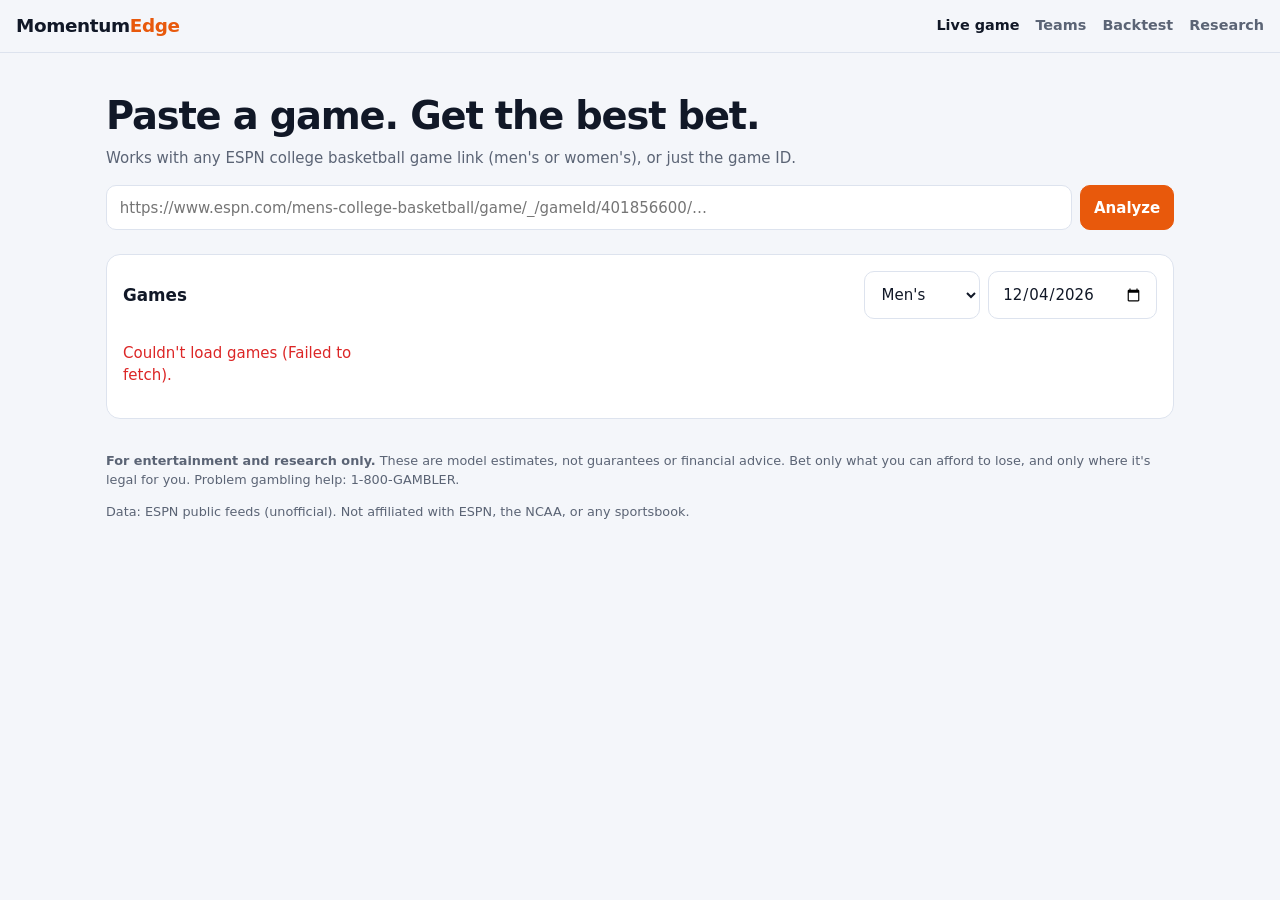
<file: index.html>
<!doctype html>
<html lang="en">
<head>
  <meta charset="utf-8">
  <meta name="viewport" content="width=device-width, initial-scale=1">
  <title>Momentum Edge</title>
  <meta name="description" content="Paste a college basketball game link. Get live momentum, a projected final score, and the best bet against the line.">
  <link rel="icon" href="data:image/svg+xml,<svg xmlns='http://www.w3.org/2000/svg' viewBox='0 0 100 100'><text y='.9em' font-size='90'>🏀</text></svg>">
  <link rel="stylesheet" href="css/style.css">
</head>
<body>
  <header class="topbar">
    <a class="brand" href="./">Momentum<span>Edge</span></a>
    <nav>
      <a href="./" aria-current="page">Live game</a>
      <a href="teams.html">Teams</a>
      <a href="backtest.html">Backtest</a>
      <a id="research-link" href="https://github.com/paxtonmatthews/cbb-momentum-edge/blob/main/RESEARCH.md" target="_blank" rel="noopener">Research</a>
    </nav>
  </header>

  <main>
    <section class="hero">
      <h1>Paste a game. Get the best bet.</h1>
      <p class="sub">Works with any ESPN college basketball game link (men's or women's), or just the game ID.</p>
      <form id="game-form" class="paste">
        <input id="game-input" type="text" inputmode="url" autocomplete="off"
               placeholder="https://www.espn.com/mens-college-basketball/game/_/gameId/401856600/…" aria-label="ESPN game URL or ID">
        <button type="submit">Analyze</button>
      </form>
      <p id="form-error" class="error" hidden></p>
    </section>

    <section id="game" hidden>
      <div id="scorebug" class="card scorebug"></div>

      <div class="grid two">
        <div id="bestbet" class="card bestbet"></div>
        <div id="momentum" class="card"></div>
      </div>

      <div class="card">
        <div class="card-head">
          <h2>Game flow</h2>
          <label class="toggle"><input type="checkbox" id="autorefresh" checked> Auto-refresh</label>
        </div>
        <div id="chart" class="chart"></div>
        <div class="replay">
          <label for="replay">Replay</label>
          <input id="replay" type="range" min="0" max="0" value="0">
          <span id="replay-label" class="muted"></span>
          <button id="replay-live" type="button" class="ghost">Go live</button>
        </div>
        <p class="hint">Drag to see what the model would have said at any moment. On finished games it grades the pick.</p>
      </div>

      <div class="grid two">
        <div id="projection" class="card"></div>
        <div class="card">
          <div class="card-head">
            <h2>Lines</h2>
            <button id="lines-reset" type="button" class="ghost">Clear lines</button>
          </div>
          <div id="shot-drop" class="dropzone">
            <label class="shot-btn">
              <input id="shot-input" type="file" accept="image/*" hidden>
              📷 Read odds from a screenshot
            </label>
            <span class="muted small">or paste (Ctrl+V) / drop an image here</span>
          </div>
          <div id="shot-status" class="small" hidden></div>
          <p id="lines-note" class="note"></p>
          <form id="lines" class="lines"></form>
        </div>
      </div>

      <div class="card">
        <h2>Every bet, ranked</h2>
        <div class="table-wrap"><table id="options" class="table"></table></div>
      </div>

      <div class="grid two">
        <div id="why" class="card"></div>
        <div id="shooting" class="card"></div>
      </div>

      <details class="card settings">
        <summary>Model settings</summary>
        <form id="settings" class="lines"></form>
        <p class="hint">Defaults come from published research. See the Research page for sources.</p>
      </details>
    </section>

    <section class="card">
      <div class="card-head">
        <h2>Games</h2>
        <div class="filters">
          <select id="league" aria-label="League">
            <option value="mens-college-basketball">Men's</option>
            <option value="womens-college-basketball">Women's</option>
          </select>
          <input id="date" type="date" aria-label="Date">
        </div>
      </div>
      <div id="games" class="games"><p class="muted">Loading…</p></div>
    </section>
  </main>

  <footer>
    <p><strong>For entertainment and research only.</strong> These are model estimates, not guarantees or financial advice. Bet only what you can afford to lose, and only where it's legal for you. Problem gambling help: 1-800-GAMBLER.</p>
    <p class="muted">Data: ESPN public feeds (unofficial). Not affiliated with ESPN, the NCAA, or any sportsbook.</p>
  </footer>

  <script type="module" src="js/app.js"></script>
</body>
</html>
</file>
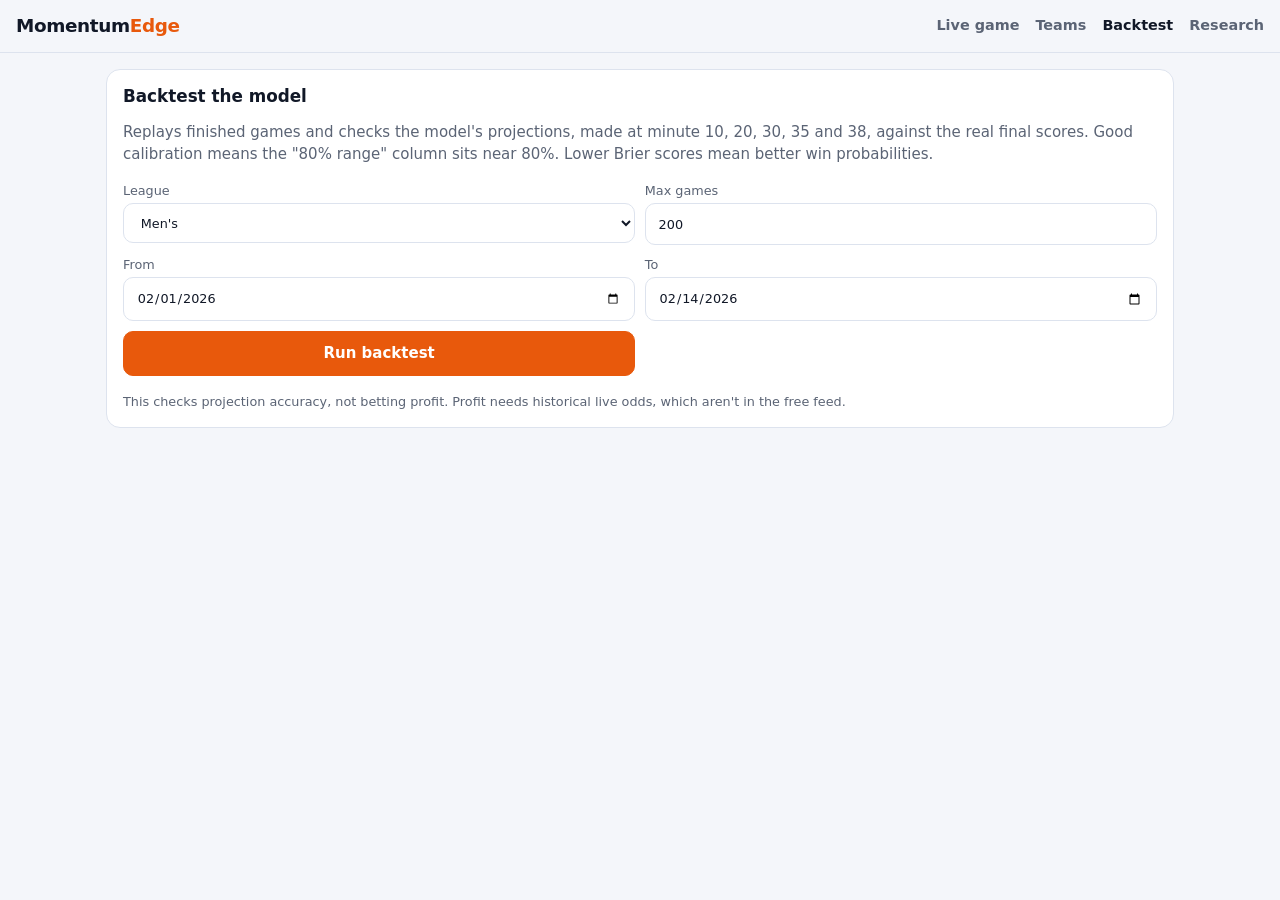
<file: backtest.html>
<!doctype html>
<html lang="en">
<head>
  <meta charset="utf-8">
  <meta name="viewport" content="width=device-width, initial-scale=1">
  <title>Backtest · Momentum Edge</title>
  <link rel="icon" href="data:image/svg+xml,<svg xmlns='http://www.w3.org/2000/svg' viewBox='0 0 100 100'><text y='.9em' font-size='90'>🏀</text></svg>">
  <link rel="stylesheet" href="css/style.css">
</head>
<body>
  <header class="topbar">
    <a class="brand" href="./">Momentum<span>Edge</span></a>
    <nav>
      <a href="./">Live game</a>
      <a href="teams.html">Teams</a>
      <a href="backtest.html" aria-current="page">Backtest</a>
      <a id="research-link" href="https://github.com/paxtonmatthews/cbb-momentum-edge/blob/main/RESEARCH.md" target="_blank" rel="noopener">Research</a>
    </nav>
  </header>
  <main>
    <section class="card">
      <h2>Backtest the model</h2>
      <p class="muted">Replays finished games and checks the model's projections, made at minute 10, 20, 30, 35 and 38, against the real final scores. Good calibration means the "80% range" column sits near 80%. Lower Brier scores mean better win probabilities.</p>
      <form id="bt-form" class="lines">
        <label><span>League</span><select id="league"><option value="mens-college-basketball">Men's</option><option value="womens-college-basketball">Women's</option></select></label>
        <label><span>Max games</span><input id="max" type="number" value="200" min="20" max="1000"></label>
        <label><span>From</span><input id="from" type="date" value="2026-02-01"></label>
        <label><span>To</span><input id="to" type="date" value="2026-02-14"></label>
        <button id="run" type="submit">Run backtest</button>
      </form>
      <p id="log" class="hint"></p>
      <div class="table-wrap"><table id="results" class="table"></table></div>
      <p class="hint">This checks projection accuracy, not betting profit. Profit needs historical live odds, which aren't in the free feed.</p>
    </section>
  </main>
  <script type="module" src="js/backtest.js"></script>
</body>
</html>
</file>
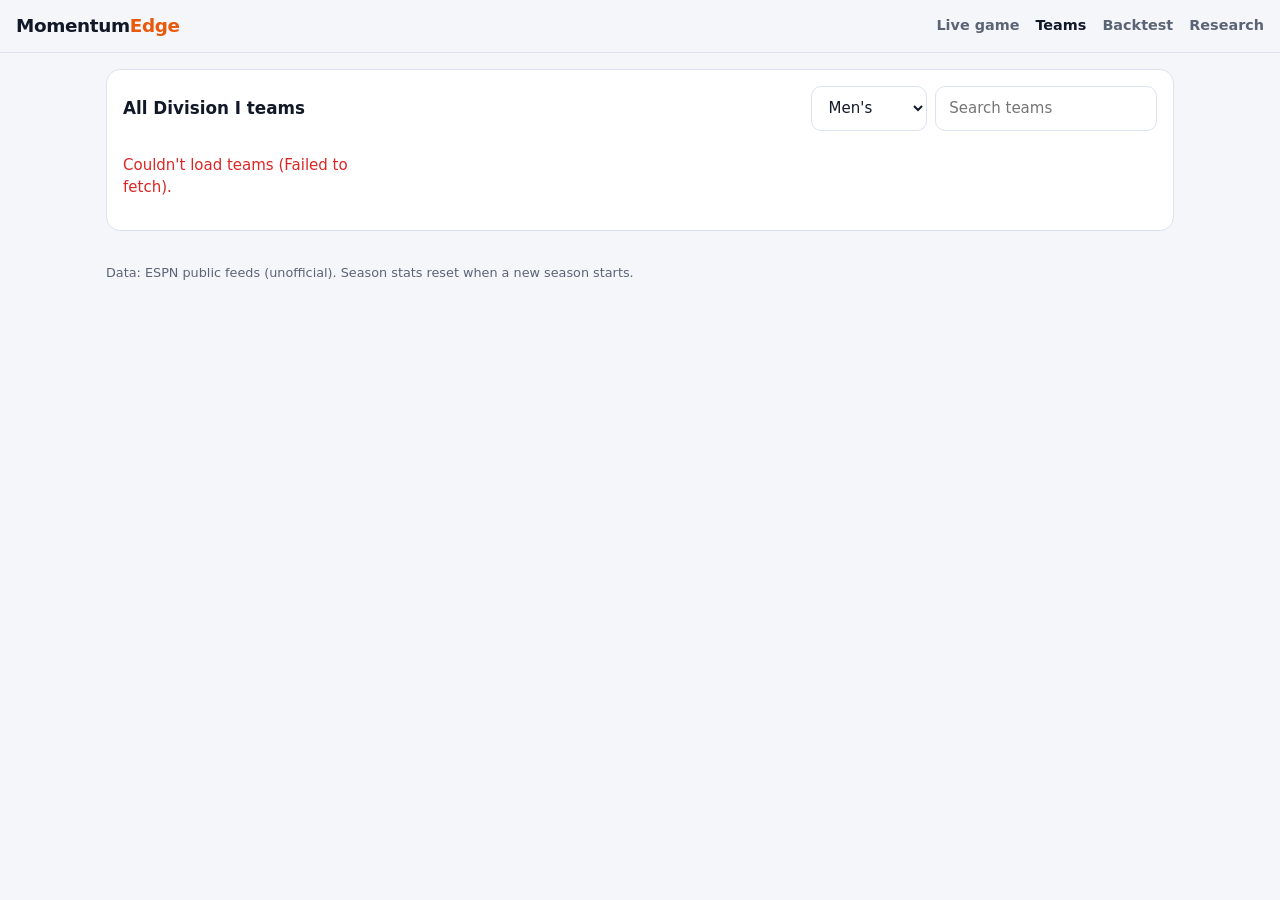
<file: teams.html>
<!doctype html>
<html lang="en">
<head>
  <meta charset="utf-8">
  <meta name="viewport" content="width=device-width, initial-scale=1">
  <title>Teams · Momentum Edge</title>
  <link rel="icon" href="data:image/svg+xml,<svg xmlns='http://www.w3.org/2000/svg' viewBox='0 0 100 100'><text y='.9em' font-size='90'>🏀</text></svg>">
  <link rel="stylesheet" href="css/style.css">
</head>
<body>
  <header class="topbar">
    <a class="brand" href="./">Momentum<span>Edge</span></a>
    <nav>
      <a href="./">Live game</a>
      <a href="teams.html" aria-current="page">Teams</a>
      <a href="backtest.html">Backtest</a>
      <a id="research-link" href="https://github.com/paxtonmatthews/cbb-momentum-edge/blob/main/RESEARCH.md" target="_blank" rel="noopener">Research</a>
    </nav>
  </header>
  <main>
    <section id="team" class="card" hidden></section>
    <section class="card">
      <div class="card-head">
        <h2>All Division I teams <span id="count" class="muted small"></span></h2>
        <div class="filters">
          <select id="league" aria-label="League">
            <option value="mens-college-basketball">Men's</option>
            <option value="womens-college-basketball">Women's</option>
          </select>
          <input id="search" type="search" placeholder="Search teams" aria-label="Search teams">
        </div>
      </div>
      <div id="teams" class="teamgrid"><p class="muted">Loading…</p></div>
    </section>
  </main>
  <footer><p class="muted">Data: ESPN public feeds (unofficial). Season stats reset when a new season starts.</p></footer>
  <script type="module" src="js/teams.js"></script>
</body>
</html>
</file>
<file: css/style.css>
:root {
  --bg: #0b0f17;
  --panel: #131a26;
  --panel-2: #1a2333;
  --line: #263044;
  --text: #e8edf5;
  --muted: #8a96ab;
  --accent: #ff7a1a;
  --good: #22c55e;
  --warn: #f5b301;
  --bad: #ef4444;
  --radius: 14px;
  color-scheme: dark;
}
@media (prefers-color-scheme: light) {
  :root {
    --bg: #f4f6fa; --panel: #ffffff; --panel-2: #eef2f8; --line: #dde3ee;
    --text: #111827; --muted: #5b6475; --accent: #e8590c; --good: #15803d; --warn: #b45309; --bad: #dc2626;
    color-scheme: light;
  }
}
* { box-sizing: border-box; }
html { -webkit-text-size-adjust: 100%; }
body {
  margin: 0; background: var(--bg); color: var(--text);
  font: 15px/1.5 system-ui, -apple-system, "Segoe UI", Roboto, sans-serif;
}
a { color: var(--accent); }
h1, h2 { margin: 0 0 .5rem; line-height: 1.2; }
h2 { font-size: 1.05rem; }
.muted { color: var(--muted); }
.small { font-size: .85rem; }
.hint { color: var(--muted); font-size: .8rem; margin: .5rem 0 0; }
.note { background: var(--panel-2); border-left: 3px solid var(--warn); padding: .5rem .75rem; border-radius: 6px; font-size: .85rem; margin: 0 0 .75rem; }
.error { color: var(--bad); }
.pos { color: var(--good); } .neg { color: var(--bad); }

.topbar {
  display: flex; align-items: center; justify-content: space-between; gap: 1rem;
  padding: .75rem 16px; border-bottom: 1px solid var(--line); position: sticky; top: 0;
  background: color-mix(in srgb, var(--bg) 88%, transparent); backdrop-filter: blur(8px); z-index: 10;
}
.brand { font-weight: 800; font-size: 1.15rem; color: var(--text); text-decoration: none; letter-spacing: -.02em; }
.brand span { color: var(--accent); }
nav { display: flex; gap: 1rem; }
nav a { color: var(--muted); text-decoration: none; font-weight: 600; font-size: .9rem; white-space: nowrap; }
nav a[aria-current="page"], nav a:hover { color: var(--text); }

main { max-width: 1100px; margin: 0 auto; padding: 16px; display: grid; gap: 16px; }
.hero { padding: 1.5rem 0 .5rem; }
.hero h1 { font-size: clamp(1.6rem, 4vw, 2.4rem); letter-spacing: -.03em; }
.sub { color: var(--muted); margin: 0 0 1rem; }
.paste { display: flex; gap: .5rem; }
.paste input { flex: 1; min-width: 0; }
input, select, button {
  font: inherit; color: var(--text); background: var(--panel); border: 1px solid var(--line);
  border-radius: 10px; padding: .65rem .8rem;
}
input:focus, select:focus { outline: 2px solid var(--accent); outline-offset: 1px; }
button { cursor: pointer; background: var(--accent); border-color: var(--accent); color: #fff; font-weight: 700; }
button.ghost { background: transparent; color: var(--text); border-color: var(--line); font-weight: 600; padding: .35rem .7rem; font-size: .85rem; }

.card { background: var(--panel); border: 1px solid var(--line); border-radius: var(--radius); padding: 16px; min-width: 0; }
.card-head { display: flex; justify-content: space-between; align-items: center; gap: .75rem; margin-bottom: .5rem; flex-wrap: wrap; }
.card-head h2 { margin: 0; }
.grid { display: grid; gap: 16px; }
.grid.two { grid-template-columns: repeat(2, minmax(0, 1fr)); }
@media (max-width: 760px) { .grid.two { grid-template-columns: 1fr; } }
#game { display: grid; gap: 16px; }
#game[hidden] { display: none; }

.scorebug { display: grid; grid-template-columns: 1fr auto 1fr; align-items: center; gap: 1rem; }
.team { display: flex; align-items: center; gap: .75rem; min-width: 0; }
.team.home { flex-direction: row-reverse; text-align: right; }
.team img { flex: none; }
.tname { font-weight: 700; }
.rank { color: var(--muted); font-size: .8em; margin-right: .3em; }
.score { text-align: center; }
.nums { font-size: 2.4rem; font-weight: 800; font-variant-numeric: tabular-nums; letter-spacing: -.03em; }
.dash { color: var(--muted); margin: 0 .4rem; }
.status { font-weight: 600; color: var(--muted); }
.status.live, .gs.live { color: var(--bad); }
.dot { display: inline-block; width: 8px; height: 8px; border-radius: 50%; background: var(--bad); margin-right: 6px; animation: pulse 1.4s infinite; vertical-align: middle; }
@keyframes pulse { 50% { opacity: .3; } }
@media (max-width: 560px) {
  .scorebug { grid-template-columns: 1fr; text-align: center; }
  .team, .team.home { flex-direction: column; text-align: center; }
  .scorebug .team.away { order: 1; } .scorebug .score { order: 2; } .scorebug .team.home { order: 3; }
}

.eyebrow { text-transform: uppercase; letter-spacing: .08em; font-size: .75rem; color: var(--muted); font-weight: 700; display: flex; gap: .5rem; align-items: center; }
.pick { font-size: 1.7rem; font-weight: 800; letter-spacing: -.02em; margin: .25rem 0 .75rem; }
.pick .odds { color: var(--muted); font-weight: 600; font-size: 1.1rem; }
.badge { text-transform: none; letter-spacing: 0; padding: .1rem .5rem; border-radius: 999px; font-size: .75rem; }
.badge.good { background: color-mix(in srgb, var(--good) 20%, transparent); color: var(--good); }
.badge.warn { background: color-mix(in srgb, var(--warn) 20%, transparent); color: var(--warn); }
.badge.muted { background: var(--panel-2); }
.bestbet { border-color: color-mix(in srgb, var(--accent) 45%, var(--line)); }
.stats3 { display: grid; grid-template-columns: repeat(3, 1fr); gap: .5rem; margin-bottom: .5rem; }
.stats3 div { background: var(--panel-2); border-radius: 10px; padding: .5rem; text-align: center; }
.stats3 b { display: block; font-size: 1.2rem; font-variant-numeric: tabular-nums; }
.stats3 span { font-size: .75rem; color: var(--muted); }
.grade { margin-top: .5rem; font-weight: 800; }
.grade.win { color: var(--good); } .grade.loss { color: var(--bad); } .grade.push { color: var(--warn); }

.meter { position: relative; height: 14px; background: var(--panel-2); border-radius: 999px; overflow: hidden; }
.meter-fill { position: absolute; top: 0; bottom: 0; transition: all .4s; }
.meter-mid { position: absolute; left: 50%; top: -2px; bottom: -2px; width: 2px; background: var(--muted); }
.meter-labels { display: flex; justify-content: space-between; color: var(--muted); margin-top: .25rem; }
.facts { margin: .75rem 0 0; padding-left: 1.1rem; }
.facts li { margin-bottom: .35rem; }

.chart svg { width: 100%; height: auto; display: block; }
.chart .zero { stroke: var(--muted); stroke-width: 1; }
.chart .gridline { stroke: var(--line); stroke-dasharray: 3 4; }
.chart .worm { stroke: var(--text); stroke-width: 1.5; }
.chart .cut { stroke: var(--accent); stroke-width: 2; }
.chart .lbl { fill: var(--muted); font-size: 12px; font-weight: 600; }
.replay { display: flex; align-items: center; gap: .75rem; margin-top: .5rem; flex-wrap: wrap; }
.replay input[type=range] { flex: 1; min-width: 140px; accent-color: var(--accent); padding: 0; }
.toggle { display: flex; gap: .4rem; align-items: center; font-size: .85rem; color: var(--muted); }

.projscore { display: flex; justify-content: center; align-items: center; gap: 1.5rem; margin: .25rem 0 .75rem; }
.projscore > div:not(.muted) { display: flex; flex-direction: column; align-items: center; }
.projscore b { font-size: 2rem; font-variant-numeric: tabular-nums; }

.table-wrap { overflow-x: auto; }
.table { width: 100%; border-collapse: collapse; font-variant-numeric: tabular-nums; }
.table th, .table td { padding: .5rem .6rem; border-bottom: 1px solid var(--line); text-align: left; white-space: nowrap; }
.table.compact td, .table.compact th { padding: .35rem .5rem; }
.table th { color: var(--muted); font-size: .8rem; font-weight: 600; }
.table tr.best td { background: color-mix(in srgb, var(--accent) 12%, transparent); font-weight: 700; }
#projection .table td:last-child { white-space: normal; }

.lines { display: grid; grid-template-columns: repeat(2, minmax(0, 1fr)); gap: .6rem; }
.lines label { display: flex; flex-direction: column; gap: .2rem; font-size: .8rem; color: var(--muted); min-width: 0; }
.lines input { width: 100%; }
.settings summary { cursor: pointer; font-weight: 700; margin-bottom: .5rem; }

.filters { display: flex; gap: .5rem; flex-wrap: wrap; }
.games { display: grid; grid-template-columns: repeat(auto-fill, minmax(200px, 1fr)); gap: .6rem; }
.gamecard { text-align: left; background: var(--panel-2); border: 1px solid var(--line); color: var(--text); font-weight: 400; padding: .6rem .7rem; display: grid; gap: .25rem; }
.gamecard:hover { border-color: var(--accent); }
.gamecard.in { border-color: color-mix(in srgb, var(--bad) 50%, var(--line)); }
.gs { font-size: .75rem; color: var(--muted); font-weight: 700; }
.gl { display: flex; align-items: center; gap: .45rem; }
.gl span { flex: 1; min-width: 0; overflow: hidden; text-overflow: ellipsis; white-space: nowrap; }
.gl b { font-variant-numeric: tabular-nums; }

/* teams page */
.teamgrid { display: grid; grid-template-columns: repeat(auto-fill, minmax(220px, 1fr)); gap: .5rem; }
.teamcard { display: flex; align-items: center; gap: .6rem; text-align: left; background: var(--panel-2); color: var(--text); border: 1px solid var(--line); font-weight: 600; padding: .5rem .6rem; }
.teamcard:hover { border-color: var(--accent); }
.teamcard img { flex: none; }
.teamcard span { min-width: 0; overflow: hidden; text-overflow: ellipsis; white-space: nowrap; }
.statgrid { display: grid; grid-template-columns: repeat(auto-fill, minmax(150px, 1fr)); gap: .5rem; }
.stat { background: var(--panel-2); border-radius: 10px; padding: .5rem .6rem; }
.stat b { display: block; font-size: 1.15rem; font-variant-numeric: tabular-nums; }
.stat span { font-size: .75rem; color: var(--muted); }

footer { max-width: 1100px; margin: 1rem auto 2rem; padding: 0 16px; font-size: .8rem; color: var(--muted); }
@media (max-width: 560px) {
  .lines { grid-template-columns: 1fr 1fr; }
  .topbar { flex-wrap: wrap; row-gap: .4rem; }
  nav { gap: 1rem; width: 100%; overflow-x: auto; }
}

/* screenshot reader */
.dropzone { display: flex; align-items: center; gap: .75rem; flex-wrap: wrap; border: 1.5px dashed var(--line); border-radius: 10px; padding: .6rem .75rem; margin-bottom: .75rem; }
.dropzone.over { border-color: var(--accent); background: color-mix(in srgb, var(--accent) 8%, transparent); }
.shot-btn { cursor: pointer; background: var(--accent); color: #fff; font-weight: 700; border-radius: 8px; padding: .45rem .75rem; font-size: .9rem; }
.shot-btn:focus-within { outline: 2px solid var(--text); }
#shot-status { margin-bottom: .75rem; }
#shot-status ul { margin: .35rem 0; padding-left: 1.1rem; }
#shot-status details { margin-top: .35rem; }
#shot-status pre { white-space: pre-wrap; font-size: .75rem; max-height: 180px; overflow: auto; background: var(--panel-2); padding: .5rem; border-radius: 6px; }
.lines input.filled { border-color: var(--good); }
.lines input.guess { border-color: var(--warn); }
</file>
